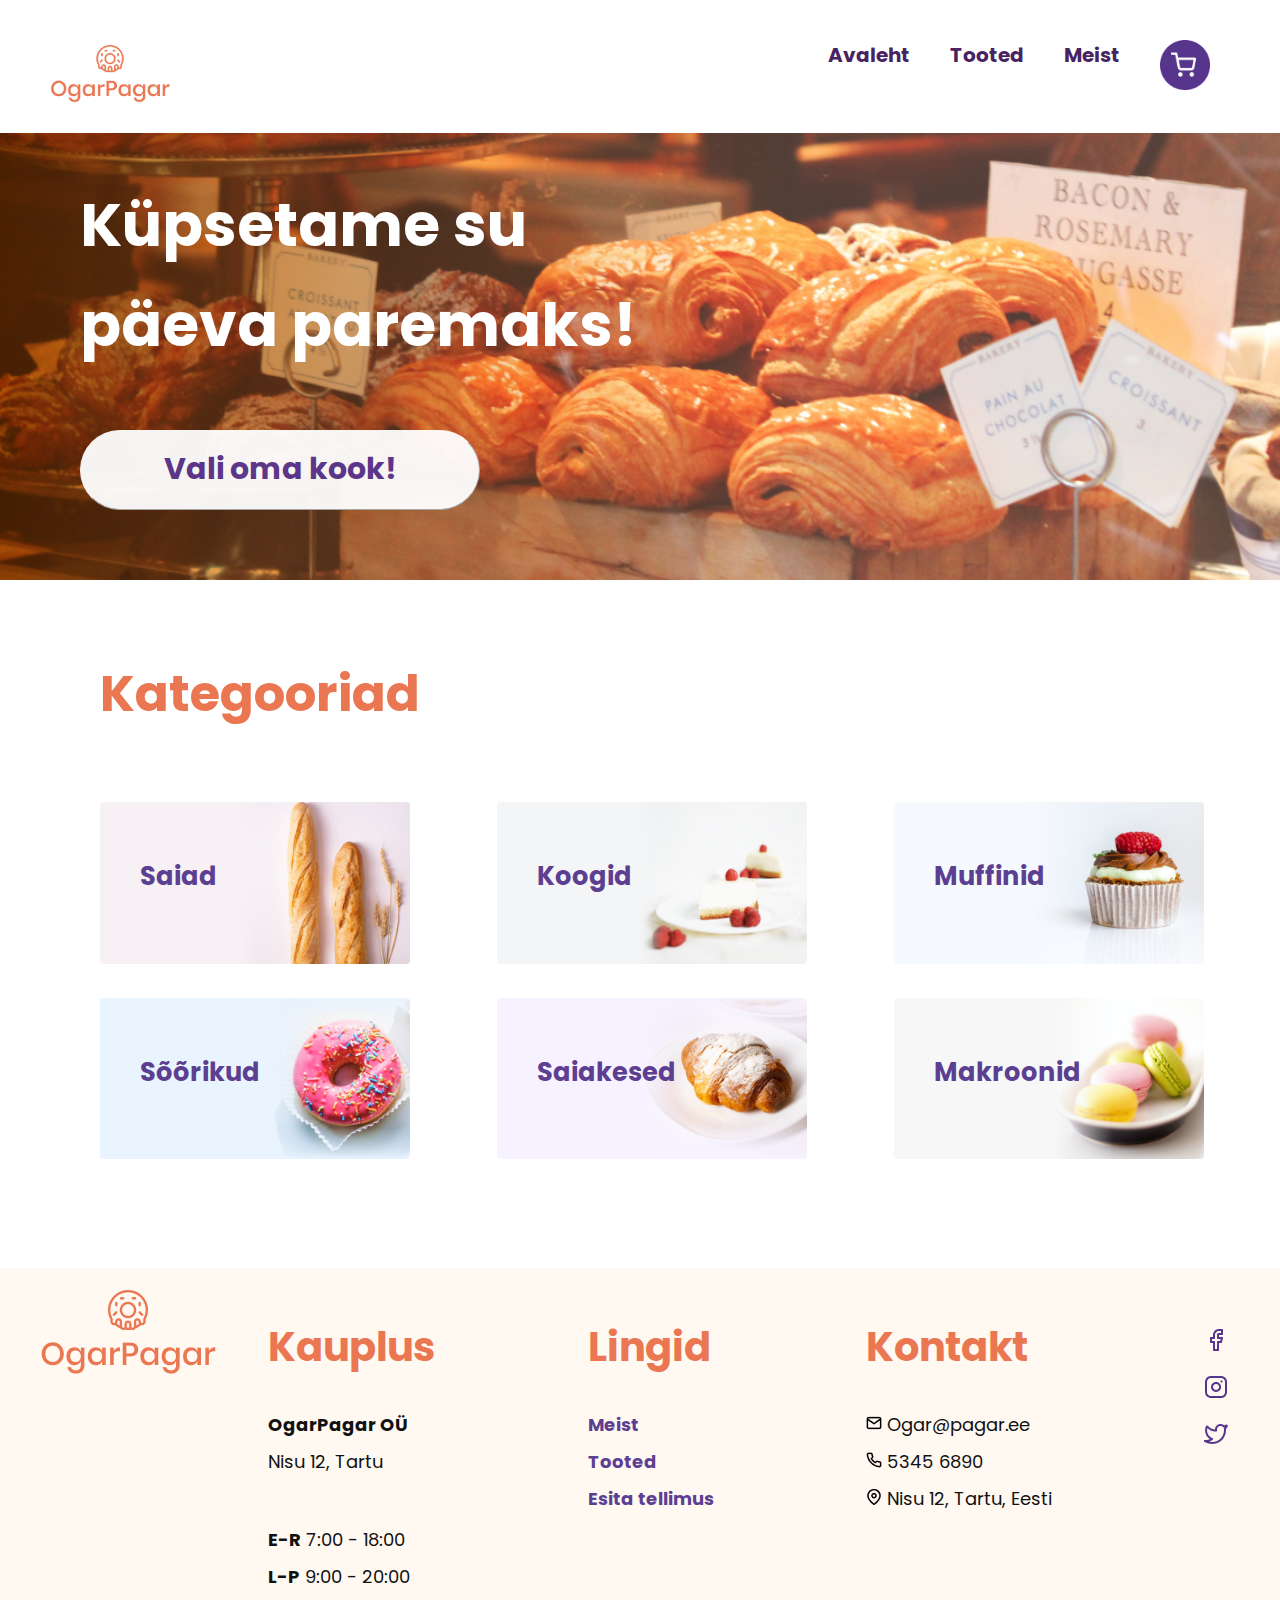
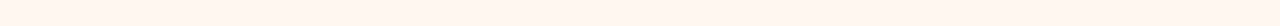
<file: index.html>
<!DOCTYPE html>

<html>

<head>
  <meta charset="utf-8">
  <meta name="description" content="OgarPagar veebileht!">
  <meta name="viewport" content="width=device-width, initial-scale=1.0" />

  <title>OgarPagar | Küpsetised </title>

  <link rel="stylesheet" href="style.css" />
  <link rel="stylesheet" href="https://cdnjs.cloudflare.com/ajax/libs/font-awesome/4.7.0/css/font-awesome.min.css">

</head>

<body>
  <header>
    <div class="topnav" id="myTopnav">
      <a href="index.html"><img class="logo" src="Logo.png"></a>
      <div class="topnav-right">
        <a href="index.html">Avaleht</a>
        <a href="tooted.html">Tooted</a>
        <a href="meist.html">Meist</a>
        <a href="cart.html"><img src="Taustaga.png" class="cart"></a>
        <a href="javascript:void(0);" class="icon" onclick="myFunction()">
          <i class="fa fa-bars"></i></a>
      </div>

    </div>
    

    <section class="header-banner">
      <div class="header-text">
        <h1>Küpsetame su <br> <br> päeva paremaks!</h1>
      </div>
      <div class="button">
        <h2 class="text2">Vali oma kook!</h2>
      </div>
    </section>

  </header>

  <main>
    <div class="kategooriad">
      <h1>Kategooriad</h1>
    </div>

    <div class="row">
      <div class="column">
        <div class="saiad1">
          <img src="Saiad.png" alt="Saiad" style="width:110%">
          <h2 class="saiad2">Saiad</h2>
        </div>
      </div>
      <div class="column">
        <div class="koogid1">
          <img src="Koogid.png" alt="Koogid" style="width:110%">
          <h2 class="koogid2">Koogid</h2>
        </div>
      </div>
      <div class="column">
        <div class="muffinid1">
          <img src="Muffinid.png" alt="Muffinid" style="width:110%">
          <h2 class="muffinid2">Muffinid</h2>
        </div>
      </div>
    </div>

    <div class="row">
      <div class="column">
        <div class="sõõrikud1">
          <img src="Sõõrikud.png" alt="Sõõrikud" style="width:110%">
          <h2 class="sõõrikud2">Sõõrikud</h2>
        </div>
      </div>
      <div class="column">
        <div class="saiakesed1">
          <img src="Saiakesed.png" alt="Saiakesed" style="width:110%">
          <h2 class="saiakesed2">Saiakesed</h2>
        </div>
      </div>
      <div class="column">
        <div class="makroonid1">
          <img src="Makroonid.png" alt="Makroonid" style="width:110%">
          <h2 class="makroonid2">Makroonid</h2>
        </div>
      </div>
    </div>
    <br>
    <br>
    <br>
    <br>
    <br>
  </main>

  <footer class="footer">
    <div class="footerLogo">
      <h1><img class="Flogo" src="Logo.png" alt="logo"></h1>
    </div>
    <ul class="info">
      <li>
        <h2>Kauplus</h2>
        <ul class="infoList">
          <li><span id="bold">OgarPagar OÜ</span></li>
          <li>Nisu 12, Tartu</li>
          <p id="space"></p>
          <li>
            <span id="bold">E-R</span> 7:00 - 18:00
          </li>
          <li>
            <span id="bold">L-P</span> 9:00 - 20:00
          </li>
        </ul>
      </li>
      <li class="lingidList">
        <h2>Lingid</h2>
        <ul class="lingid">
          <li><a href="meist.html">Meist</a></li>
          <li><a href="tooted.html">Tooted</a></li>
          <li><a href="cart.html">Esita tellimus</a></li>
        </ul>
      </li>

      <li>
        <h2>Kontakt</h2>
        <ul class="infoList">
          <li> <span><img src="mail.png" alt=""></span> Ogar@pagar.ee</li>
          <li> <span><img src="phone.png" alt=""></span> 5345 6890</li>
          <li> <span><img src="map-pin.png" alt=""></span> Nisu 12, Tartu, Eesti</li>
        </ul>
      </li>

      <li id="viimane">
        <p id="fb"><img src="facebook.png" alt=""></p>
        <p><img src="instagram.png" alt=""></p>
        <img src="twitter.png" alt="">
      </li>
    </ul>
  </footer>

  <script>
    function myFunction() {
      var x = document.getElementById("myTopnav");
      if (x.className === "topnav") {
        x.className += " responsive";
      } else {
        x.className = "topnav";
      }
    }
  </script>

</body>

</html>
</file>
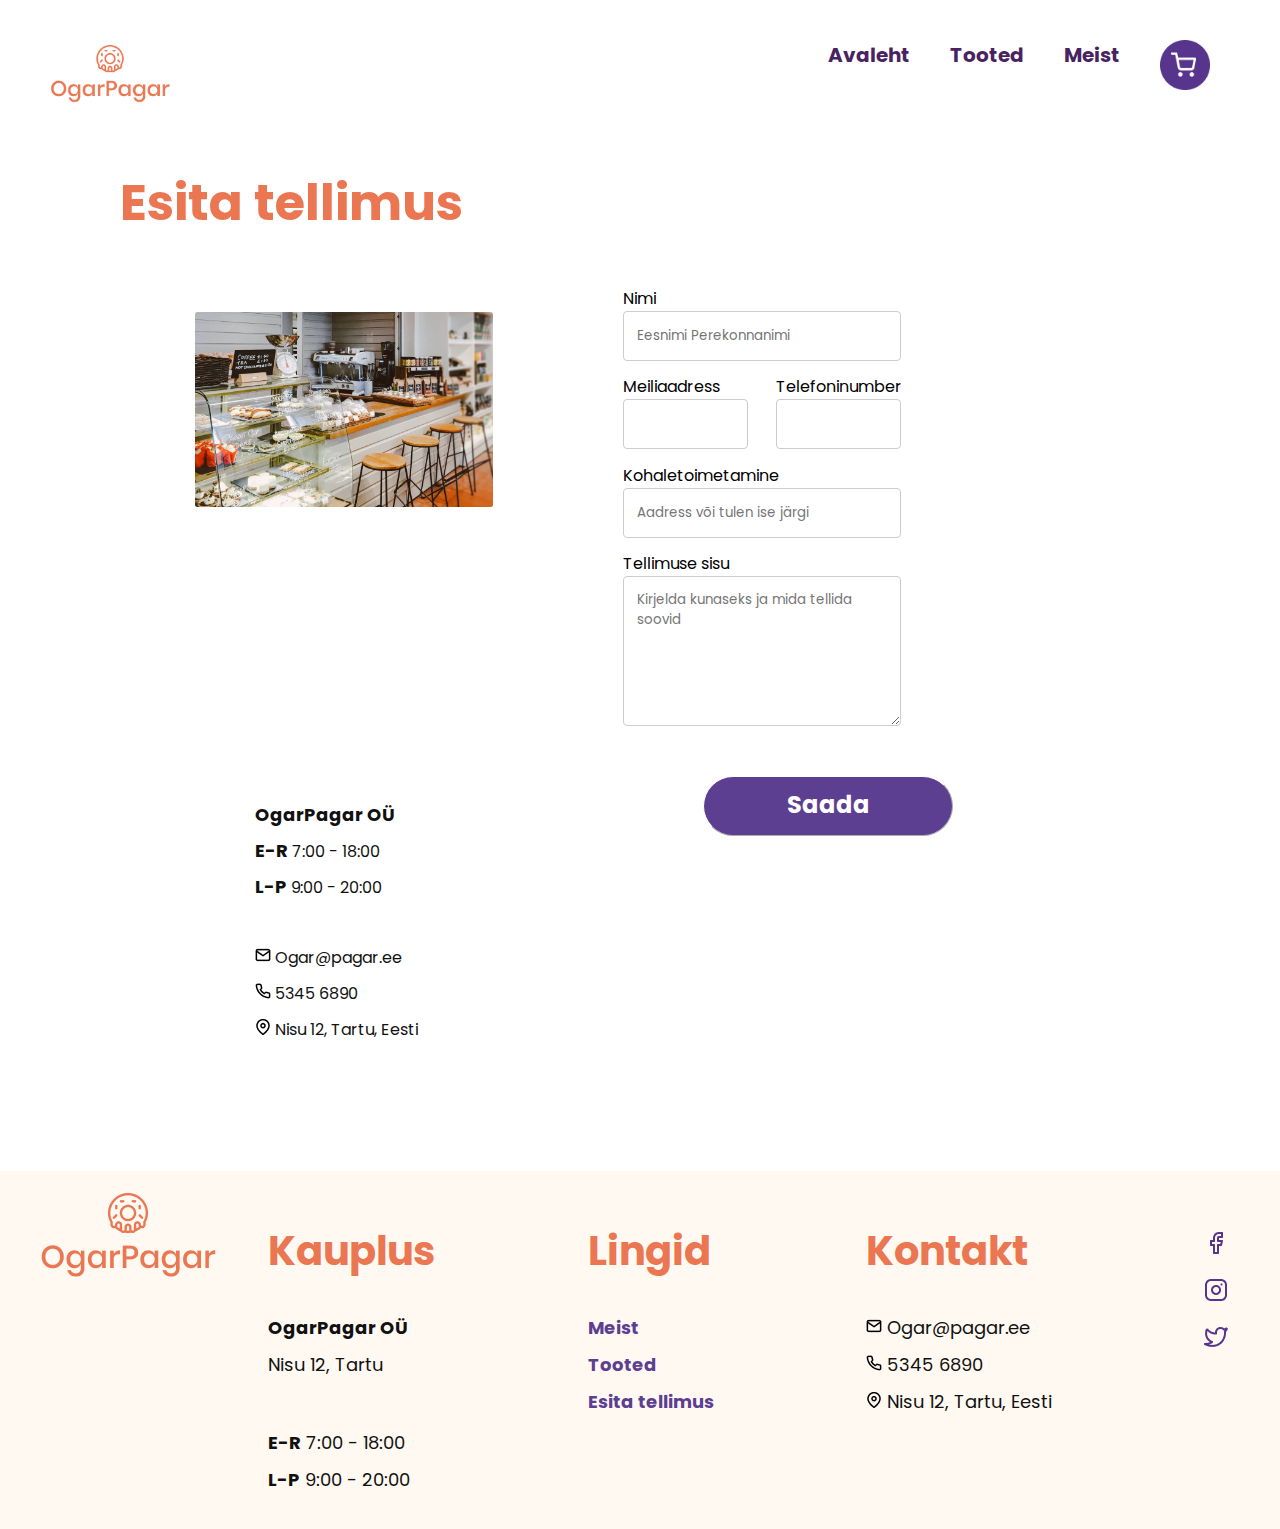
<file: cart.html>
<!DOCTYPE html>

<html>

<head>
    <meta charset="utf-8">
    <meta name="description" content="OgarPagar veebileht!">
    <meta name="viewport" content="width=device-width, initial-scale=1.0" />

    <title>OgarPagar | Küpsetised </title>
    <link rel="stylesheet" href="style.css" />
    <link rel="stylesheet" href="https://cdnjs.cloudflare.com/ajax/libs/font-awesome/4.7.0/css/font-awesome.min.css">


</head>

<body>

    <header>
        <div class="topnav" id="myTopnav">
            <a href="index.html"><img class="logo" src="Logo.png"></a>
            <div class="topnav-right">
                <a href="index.html">Avaleht</a>
                <a href="tooted.html">Tooted</a>
                <a href="meist.html">Meist</a>
                <a href="cart.html"><img src="Taustaga.png" class="cart"></a>
                <a href="javascript:void(0);" class="icon" onclick="myFunction()">
                    <i class="fa fa-bars"></i></a>
            </div>

        </div>

        <div class="bg">
            <br><br><br>
        </div>
    </header>

    <main>
        <div class="tellimus">
            <h1>Esita tellimus</h1>
        </div>

        <div id="rida" class="toodeRow">
            <div class="tellimusColumn1">
                <div class="kohvik">
                    <img src="Kohvik.png" alt="Kohvik" style="width:100%">
                </div>
            </div>
            <div id="ok" class="tellimusColumn">
                <h1>Tellimus vastu võetud</h1>
                <p>Täname tellimuse esitamise eest!</p>
                <p>Vastame teie tellimusele ühe tööpäeva jooksul.</p>
            </div>
            <div id="form" class="tellimusColumn">
                <form>
                    <label for="nimi">Nimi</label><br>
                    <input type="text" id="nimi" name="nimi" placeholder="Eesnimi Perekonnanimi"><br>
                    <div class="meil">
                        <div class=tekst>
                            <label for="meiliaadress">Meiliaadress</label><br>
                            <input type="text" id="meiliaadress" name="meiliaadress"><br>
                        </div>
                        <div class=tekst>
                            <label for="telefon">Telefoninumber</label><br>
                            <input type="text" id="telefon" name="telefon"><br>
                        </div>
                    </div>
                    <label for="kohaletoimetus">Kohaletoimetamine</label><br>
                    <input type="text" id="kohaletoimetus" name="kohaletoimetus"
                        placeholder="Aadress või tulen ise järgi"><br>
                    <label for="tellimus">Tellimuse sisu</label><br>
                    <textarea id="tellimus" name="tellimus"
                        placeholder="Kirjelda kunaseks ja mida tellida soovid"></textarea><br>
                </form>
            </div>
        </div>
        <div class="toodeRow">
            <div class="tellimusColumn">
                <div class="kohvikuInfo">
                    <ul style="list-style-type:none;">
                        <li><span id="bold">OgarPagar OÜ</span></li>
                        <li><span id="bold">E-R</span> 7:00 - 18:00</li>
                        <li><span id="bold">L-P</span> 9:00 - 20:00</li>
                    </ul>
                    <ul style="list-style-type:none;">
                        <li class="list"> <span><img src="mail.png" alt=""></span> Ogar@pagar.ee</li>
                        <li class="list"> <span><img src="phone.png" alt=""></span> 5345 6890</li>
                        <li class="list"> <span><img src="map-pin.png" alt=""></span> Nisu 12, Tartu, Eesti</li>
                    </ul>
                </div>
            </div>
            <div id="saada" class="tellimusColumn">
                <div onclick="hide()" class="saada">
                    <h1>Saada</h1>
                </div>
            </div>
        </div>
        <br>
        <br>
        <br>
        <br>
        <br>
    </main>

    <footer class="footer">
        <div class="footerLogo">
            <h1><img class="Flogo" src="Logo.png" alt="logo"></h1>
        </div>
        <ul class="info">
            <li>
                <h2>Kauplus</h2>
                <ul class="infoList">
                    <li><span id="bold">OgarPagar OÜ</span></li>
                    <li>Nisu 12, Tartu</li>
                    <p id="space"></p>
                    <li>
                        <span id="bold">E-R</span> 7:00 - 18:00
                    </li>
                    <li>
                        <span id="bold">L-P</span> 9:00 - 20:00
                    </li>
                </ul>
            </li>
            <li class="lingidList">
                <h2>Lingid</h2>
                <ul class="lingid">
                    <li><a href="meist.html">Meist</a></li>
                    <li><a href="tooted.html">Tooted</a></li>
                    <li><a href="cart.html">Esita tellimus</a></li>
                </ul>
            </li>
            <li>
                <h2>Kontakt</h2>
                <ul class="infoList">
                    <li> <span><img src="mail.png" alt=""></span> Ogar@pagar.ee</li>
                    <li> <span><img src="phone.png" alt=""></span> 5345 6890</li>
                    <li> <span><img src="map-pin.png" alt=""></span> Nisu 12, Tartu, Eesti</li>
                </ul>
            </li>

            <li id="viimane">
                <p id="fb"><img src="facebook.png" alt=""></p>
                <p><img src="instagram.png" alt=""></p>
                <img src="twitter.png" alt="">
            </li>
        </ul>
    </footer>

    <script>
        function myFunction() {
            var x = document.getElementById("myTopnav");
            if (x.className === "topnav") {
                x.className += " responsive";
            } else {
                x.className = "topnav";
            }
        }

        function hide() {
            document.getElementById("form").style.display = "none";
            document.getElementById("saada").style.display = "none";
            document.getElementById("ok").style.display = "block"

        }
    </script>

</body>

</html>
</file>
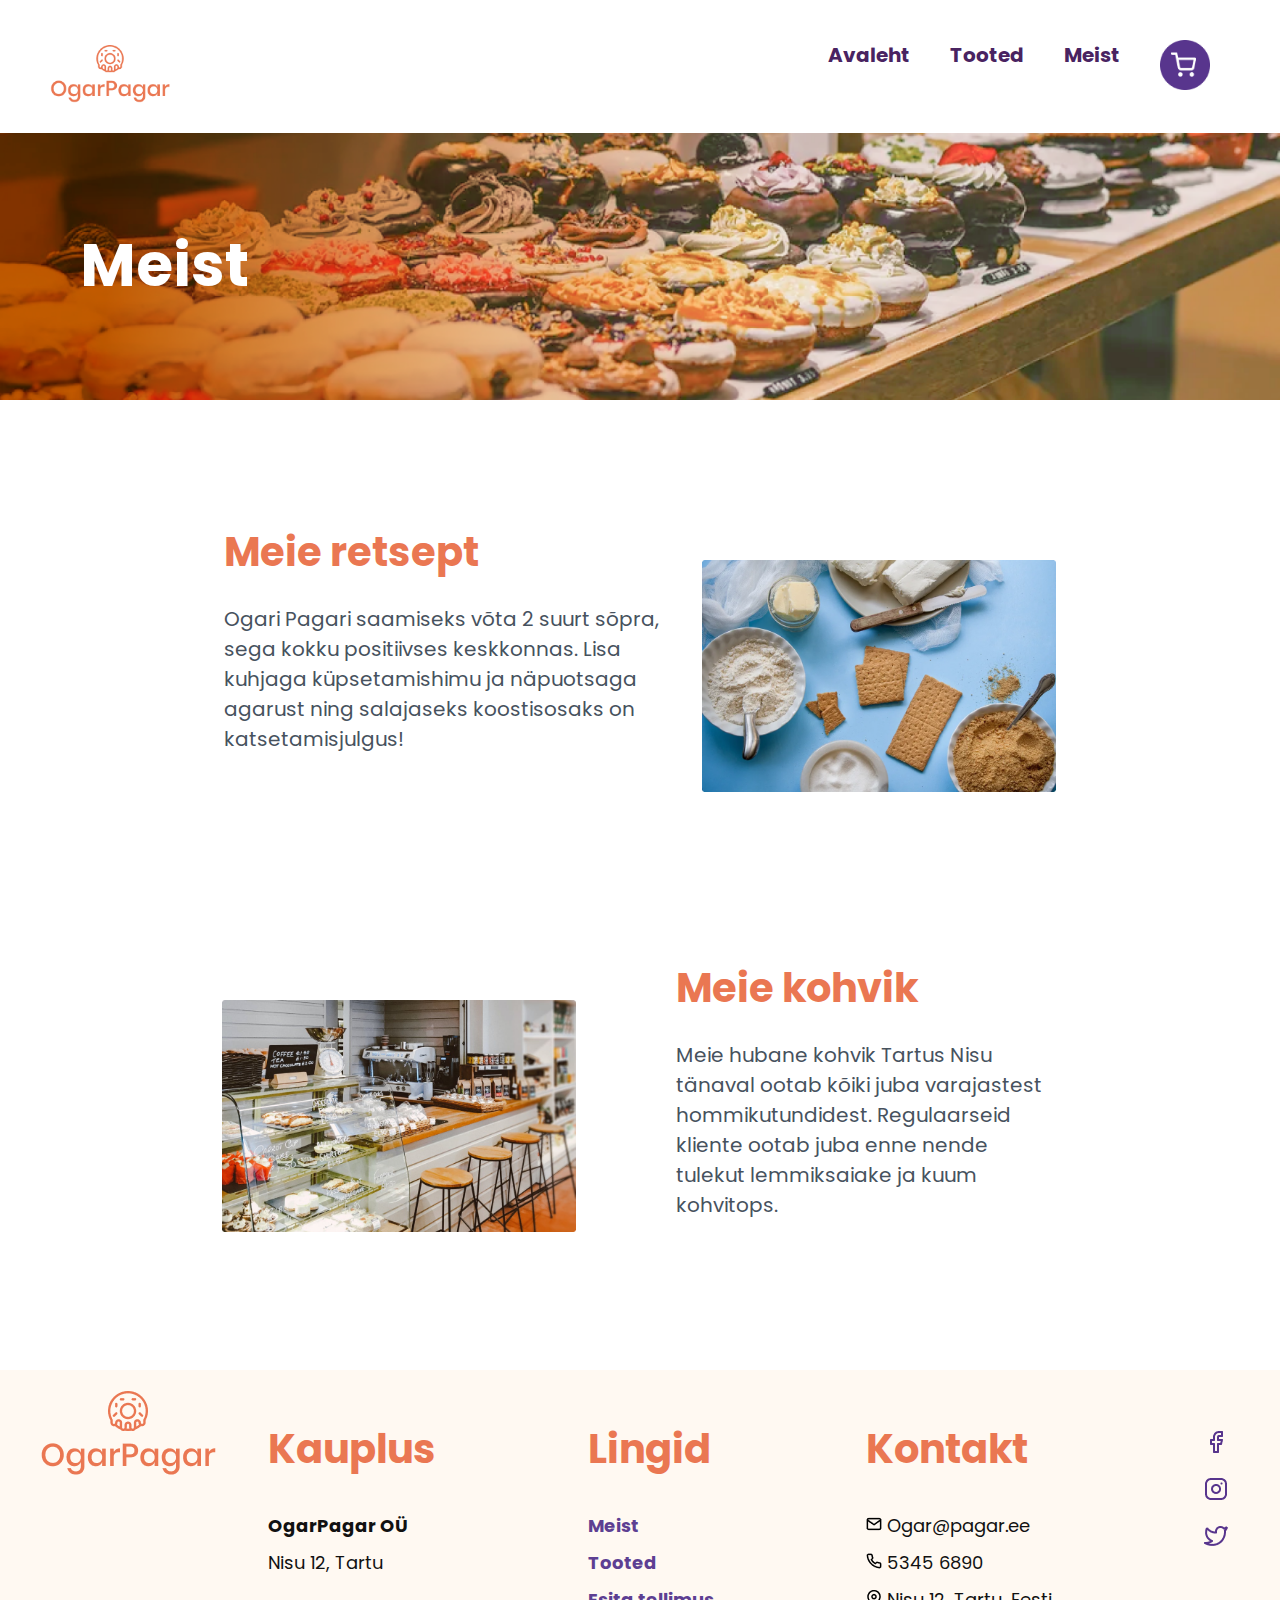
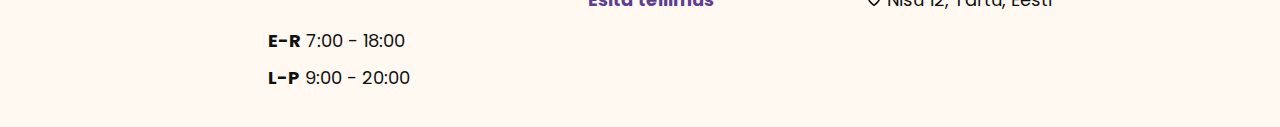
<file: meist.html>
<!DOCTYPE html>

<html>

<head>
    <meta charset="utf-8">
    <meta name="description" content="OgarPagar veebileht!">
    <meta name="viewport" content="width=device-width, initial-scale=1.0" />

    <title>OgarPagar | Meist </title>

    <link rel="stylesheet" href="style.css" />
    <link rel="stylesheet" href="https://cdnjs.cloudflare.com/ajax/libs/font-awesome/4.7.0/css/font-awesome.min.css">

</head>

<body>
    <header>
        <div class="topnav" id="myTopnav">
            <a href="index.html"><img class="logo" src="Logo.png"></a>
            <div class="topnav-right">
                <a href="index.html">Avaleht</a>
                <a href="tooted.html">Tooted</a>
                <a href="meist.html">Meist</a>
                <a href="cart.html"><img src="Taustaga.png" class="cart"></a>
                <a href="javascript:void(0);" class="icon" onclick="myFunction()">
                    <i class="fa fa-bars"></i></a>
            </div>

        </div>

        <section class="header-banner_meist">
            <div>
                <h1 class="header-text_meist">Meist</h1>
            </div>
        </section>

    </header>

    <section class="meist-menu">

        <div class="meist-item">

            <div class="item-text">
                <h1>Meie retsept</h1>
                <p>Ogari Pagari saamiseks võta 2 suurt sõpra, sega kokku positiivses keskkonnas. Lisa kuhjaga
                    küpsetamishimu ja näpuotsaga agarust ning salajaseks koostisosaks on katsetamisjulgus!</p>
            </div>
            <div class="item-img">
                <img src="Retsept.png" alt="Image meist">
            </div>

        </div>
        <div class="meist-item">
            <div class="item-img">
                <img src="Kohvik.png" alt="Image meist">
            </div>
            <div class="item-text2">
                <h1>Meie kohvik</h1>
                <p> Meie hubane kohvik Tartus Nisu tänaval ootab kõiki juba varajastest hommikutundidest. Regulaarseid
                    kliente ootab juba enne nende tulekut lemmiksaiake ja kuum kohvitops.</p>
            </div>
        </div>
        <br>
        <br>
        <br>
        <br>
        <br>

    </section>

    <footer class="footer">
        <div class="footerLogo">
            <h1><img class="Flogo" src="Logo.png" alt="logo"></h1>
        </div>
        <ul class="info">
            <li>
                <h2>Kauplus</h2>
                <ul class="infoList">
                    <li><span id="bold">OgarPagar OÜ</span></li>
                    <li>Nisu 12, Tartu</li>
                    <p id="space"></p>
                    <li>
                        <span id="bold">E-R</span> 7:00 - 18:00
                    </li>
                    <li>
                        <span id="bold">L-P</span> 9:00 - 20:00
                    </li>
                </ul>
            </li>
            <li class="lingidList">
                <h2>Lingid</h2>
                <ul class="lingid">
                    <li><a href="meist.html">Meist</a></li>
                    <li><a href="tooted.html">Tooted</a></li>
                    <li><a href="cart.html">Esita tellimus</a></li>
                </ul>
            </li>

            <li>
                <h2>Kontakt</h2>
                <ul class="infoList">
                    <li> <span><img src="mail.png" alt=""></span> Ogar@pagar.ee</li>
                    <li> <span><img src="phone.png" alt=""></span> 5345 6890</li>
                    <li> <span><img src="map-pin.png" alt=""></span> Nisu 12, Tartu, Eesti</li>
                </ul>
            </li>

            <li id="viimane">
                <p id="fb"><img src="facebook.png" alt=""></p>
                <p><img src="instagram.png" alt=""></p>
                <img src="twitter.png" alt="">
            </li>
        </ul>
    </footer>

    <script>
        function myFunction() {
            var x = document.getElementById("myTopnav");
            if (x.className === "topnav") {
                x.className += " responsive";
            } else {
                x.className = "topnav";
            }
        }
    </script>

</body>

</html>
</file>
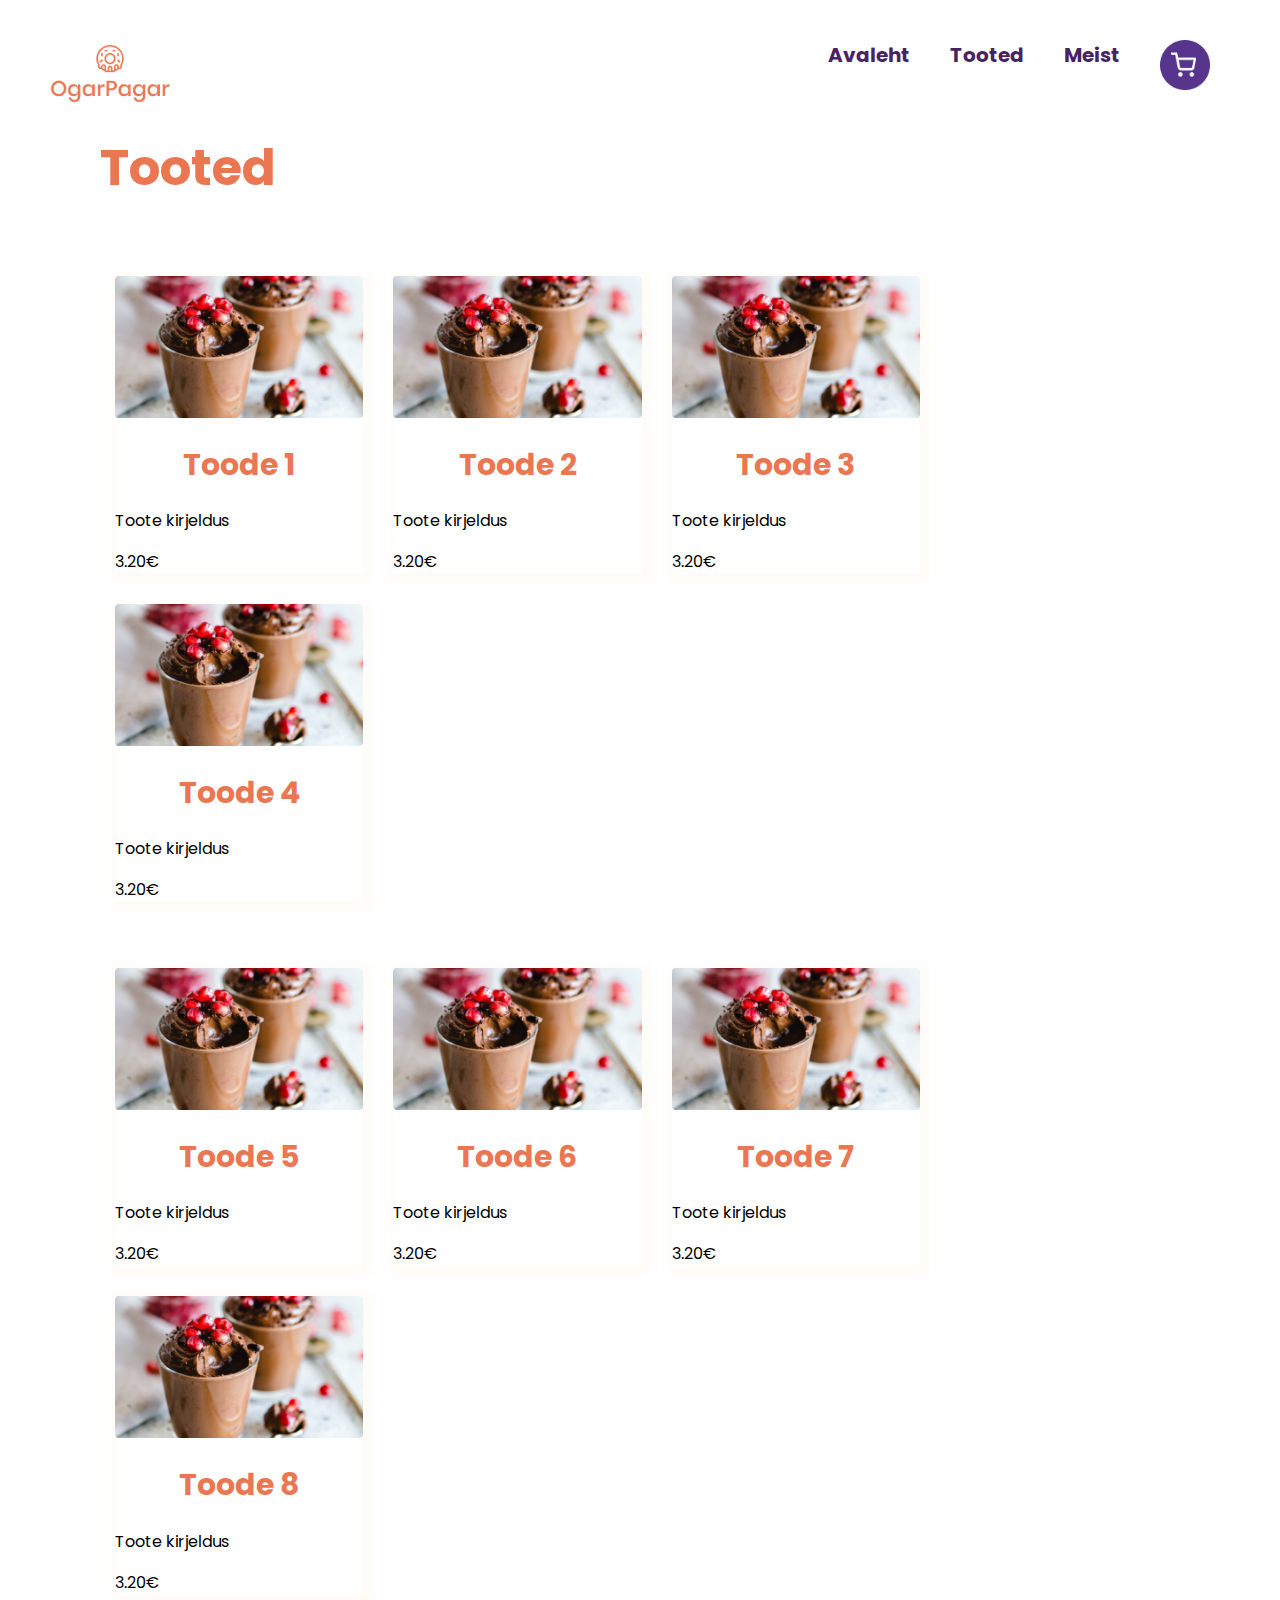
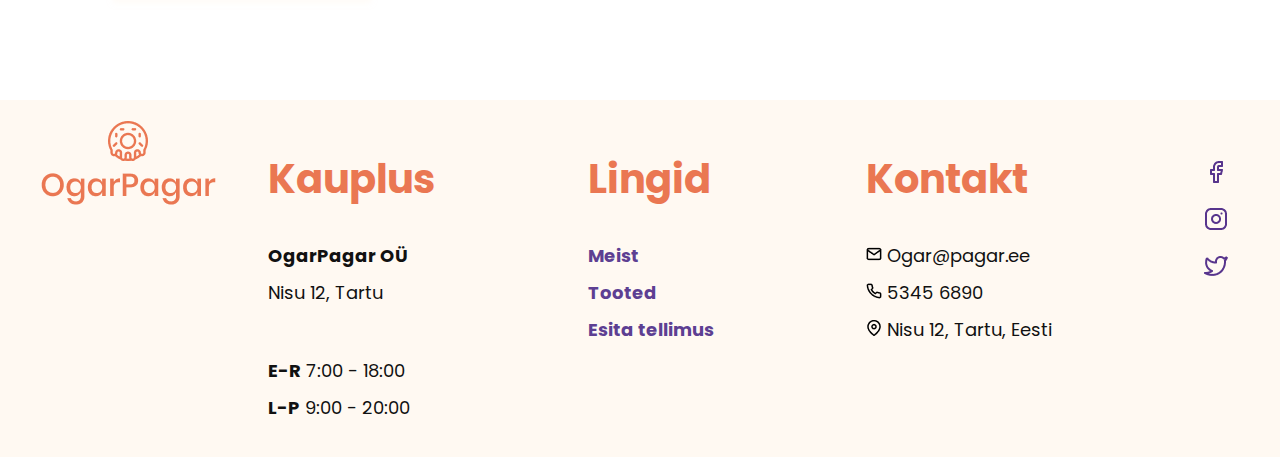
<file: tooted.html>
<!DOCTYPE html>

<html>

<head>
    <meta charset="utf-8">
    <meta name="description" content="OgarPagar veebileht!">
    <meta name="viewport" content="width=device-width, initial-scale=1.0" />

    <title>OgarPagar | Küpsetised </title>

    <link rel="stylesheet" href="style.css" />
    <link rel="stylesheet" href="https://cdnjs.cloudflare.com/ajax/libs/font-awesome/4.7.0/css/font-awesome.min.css">


</head>

<body>


    <header>
        <div class="topnav" id="myTopnav">
            <a href="index.html"><img class="logo" src="Logo.png"></a>
            <div class="topnav-right">
                <a href="index.html">Avaleht</a>
                <a href="tooted.html">Tooted</a>
                <a href="meist.html">Meist</a>
                <a href="cart.html"><img src="Taustaga.png" class="cart"></a>
                <a href="javascript:void(0);" class="icon" onclick="myFunction()">
                    <i class="fa fa-bars"></i></a>
            </div>

        </div>

        <div class="bg">
            <br><br><br>
        </div>
    </header>

    <main>
        <div class="kategooriad">
            <h1>Tooted</h1>
        </div>

        <div class="toodeRow">
            <div class="toodeColumn">
                <div class="saiad1">
                    <img src="Toode.png" alt="Saiad" style="width:100%">
                </div>
                <div class="tooteInfo">
                    <h1>Toode 1</h1>
                    <p>Toote kirjeldus</p>
                    <span>3.20€ </span>
                </div>
            </div>
            <div class="space"></div>
            <div class="toodeColumn">
                <div class="koogid1">
                    <img src="Toode.png" alt="Koogid" style="width:100%">
                </div>
                <div class="tooteInfo">
                    <h1>Toode 2</h1>
                    <p>Toote kirjeldus</p>
                    <span>3.20€ </span>
                </div>
            </div>
            <div class="space"></div>
            <div class="toodeColumn">
                <div class="muffinid1">
                    <img src="Toode.png" alt="Muffinid" style="width:100%">
                </div>
                <div class="tooteInfo">
                    <h1>Toode 3</h1>
                    <p>Toote kirjeldus</p>
                    <span>3.20€ </span>
                </div>
            </div>
            <div class="space"></div>
            <div class="toodeColumn">
                <div class="makroonid1">
                    <img src="Toode.png" alt="Makroonid" style="width:100%">
                </div>
                <div class="tooteInfo">
                    <h1>Toode 4</h1>
                    <p>Toote kirjeldus</p>
                    <span>3.20€ </span>
                </div>
            </div>
        </div>
        <br><br>
        <div class="toodeRow">
            <div class="toodeColumn">
                <div class="sõõrikud1">
                    <img src="Toode.png" alt="Sõõrikud" style="width:100%">
                </div>
                <div class="tooteInfo">
                    <h1>Toode 5</h1>
                    <p>Toote kirjeldus</p>
                    <span>3.20€ </span>
                </div>
            </div>
            <div class="space"></div>
            <div class="toodeColumn">
                <div class="saiakesed1">
                    <img src="Toode.png" alt="Saiakesed" style="width:100%">
                </div>
                <div class="tooteInfo">
                    <h1>Toode 6</h1>
                    <p>Toote kirjeldus</p>
                    <span>3.20€ </span>
                </div>
            </div>
            <div class="space"></div>
            <div class="toodeColumn">
                <div class="makroonid1">
                    <img src="Toode.png" alt="Makroonid" style="width:100%">
                </div>
                <div class="tooteInfo">
                    <h1>Toode 7</h1>
                    <p>Toote kirjeldus</p>
                    <span>3.20€ </span>
                </div>
            </div>
            <div class="space"></div>
            <div class="toodeColumn">
                <div class="saiakesed1">
                    <img src="Toode.png" alt="Saiakesed" style="width:100%">
                </div>
                <div class="tooteInfo">
                    <h1>Toode 8</h1>
                    <p>Toote kirjeldus</p>
                    <span>3.20€ </span>
                </div>
            </div>
        </div>
        <br>
        <br>
        <br>
        <br>
        <br>
    </main>

    <footer class="footer">
        <div class="footerLogo">
            <h1><img class="Flogo" src="Logo.png" alt="logo"></h1>
        </div>
        <ul class="info">
            <li>
                <h2>Kauplus</h2>
                <ul class="infoList">
                    <li><span id="bold">OgarPagar OÜ</span></li>
                    <li>Nisu 12, Tartu</li>
                    <p id="space"></p>
                    <li>
                        <span id="bold">E-R</span> 7:00 - 18:00
                    </li>
                    <li>
                        <span id="bold">L-P</span> 9:00 - 20:00
                    </li>
                </ul>
            </li>
            <li class="lingidList">
                <h2>Lingid</h2>
                <ul class="lingid">
                    <li><a href="meist.html">Meist</a></li>
                    <li><a href="tooted.html">Tooted</a></li>
                    <li><a href="cart.html">Esita tellimus</a></li>
                </ul>
            </li>

            <li>
                <h2>Kontakt</h2>
                <ul class="infoList">
                    <li> <span><img src="mail.png" alt=""></span> Ogar@pagar.ee</li>
                    <li> <span><img src="phone.png" alt=""></span> 5345 6890</li>
                    <li> <span><img src="map-pin.png" alt=""></span> Nisu 12, Tartu, Eesti</li>
                </ul>
            </li>

            <li id="viimane">
                <p id="fb"><img src="facebook.png" alt=""></p>
                <p><img src="instagram.png" alt=""></p>
                <img src="twitter.png" alt="">
            </li>
        </ul>
    </footer>

    <script>
        function myFunction() {
            var x = document.getElementById("myTopnav");
            if (x.className === "topnav") {
                x.className += " responsive";
            } else {
                x.className = "topnav";
            }
        }



    </script>

</body>

</html>
</file>
<file: style.css>
@import url('https://fonts.googleapis.com/css2?family=Poppins:wght@500&display=swap"');


body{
    margin: 0px
}

header .header-banner {
    background-image: url("bg-avaleht.png");
    width: 100%;
    height: calc(100vh - 500px);
    background-repeat: no-repeat;
    background-position: center;
    background-size: cover;
    display: table;
}

header .header-banner_meist {
    background-image: url("bg-meist-full.png");
    width: 100%;
    height: calc(100vh - 500px);
    background-repeat: no-repeat;
    background-position: center;
    background-size: cover;
    display: table;
}

header h1 {
    font-family: 'Poppins', sans-serif;
    font-weight: 700;
    font-style: bold;
    font-size: 60px;
    color: #ffffff;
    line-height: 50px;
    text-align: left;
    padding-left: 80px;
    padding-top: 160px;
    padding-bottom: 40px;
}

.header-text_meist{
    font-family: 'Poppins', sans-serif;
    font-weight: 700;
    font-style: bold;
    font-size: 60px;
    color: #ffffff;
    line-height: 50px;
    text-align: left;
    padding-left: 80px;
    padding-top: 200px;
    padding-bottom: 40px;
}

.button{
    border: 1px outset white;
    background-color: white;
    height: 80px;
    width: 400px;
    margin-left: 80px;
    border-radius: 40px;
    opacity: 95%;
    margin-bottom: 70px
}
.button h2{
  margin-top: 15px;
}

header h2 {
    font-family: 'Poppins', sans-serif;
    font-weight: 700;
    font-size: 30px;
    color: #5b368f;
    text-align: center;
    vertical-align: middle;
}

.topnav {
    overflow: hidden;
    background-color: white;
    position: fixed;
    width: 100%;
    text-align: left;
    vertical-align: middle;
    z-index: 1;
}

.topnav-right{
    float:right;
    padding-top: 20px;
    padding-right: 50px;
}


.topnav a {
  float: left;
  display: block;
  text-align: center;
  text-decoration: none;
  padding: 20px 20px;
  font-size: 20px;
  font-family: 'Poppins', sans-serif;
  color: #492361;
    font-weight: 700;

}

.topnav .icon {
  display: none;
}

.logo {
   width: 150px;
   padding-top: 25px;
   padding-left: 30px;
}

.cart {
    width: 50px;
}


@media screen and (max-width: 700px) {
  .topnav a:not(:first-child){display: none;}
  .topnav a.icon {
    float: right;
    display: block;
  }
}

@media screen and (max-width: 700px) {
  .topnav.responsive {position: relative;}
  .topnav.responsive .icon {
    position: absolute;
    right: 0;
    top: 0;
  }
  .topnav.responsive a {
    float: none;
    display: block;
    text-align: right;

  }
}

.meist-item{
    width: 100%;
    display: flex;
    flex-flow: row wrap;
    display: -webkit-flex;
    -webkit-flex-flow: row wrap;
    display: -moz-flex;
    -moz-flex-flow: row wrap;
    justify-content: center;
    padding-top: 100px;
}

.meist-menu h1, p {
    color: #47525E;
    font-family: 'Poppins', sans-serif;
}

.meist-menu h1 {
    font-size: 40px;
    line-height: 50px;
    color: #ea7752;
}

.meist-item p {
    font-size: 20px;
    line-height: 30px;
}

.item-img {
    width: 30%;
    min-width: 300px;
    align-content: center;
    padding-top: 60px;
    padding-left: 30px;
}

.item-img img{
    width: 100%;
}

.item-text {
    width: 35%;
    min-width: 300px;

}

.item-text2 {
    width: 40%;
    padding: 40px;
    min-width: 300px;
    padding-left: 100px;
}


footer {
display: flex;
flex-flow: row wrap;
color: #ea7752;
background-color: #fff9f2;
}

h2 {
font-weight: bold;
font-size: 40px;
font-family: 'Poppins', sans-serif;
}

.footer ul {
list-style: none;
padding-left: 0;
}

.footer li {
list-style: none;
padding-bottom: 10px;
}


.infoList {
color: #111111;
font-family: 'Poppins', sans-serif;
font-size: 18px;
}

#space{
    padding-bottom: 5px;
}

#bold{
font-weight: bold;
color: #111111;
font-family: 'Poppins', sans-serif;
font-size: 18px;
}

.lingid a {
    font-family: 'Poppins', sans-serif;
    font-size: 18px;
    font-weight: bold;
    color: #5d3f92;
    text-decoration: none;
}

.footerLogo {

padding-left: 40px;
}


.info {
display: flex;
flex: 1 0%;
flex-flow: row wrap;
justify-content: space-evenly;
gap: 100px;
}

#fb{
    padding-top: 28px;
}

@media only screen and (max-width: 700px) {
    .info {
      justify-content: flex-start;
      gap: 40px;
      margin-left: 20px;
      flex-flow: nowrap;
    }
    .footerLogo{
        display: none;
    }
    .tellimusColumn1{
      display: none;
    }
  }

.kategooriad {
  font-family: 'Poppins', sans-serif;
  font-size: 25px;
  color: #ea7752;
  line-height: 50px;
  text-align: left;
  padding-left: 100px;
  padding-top: 55px;
  padding-bottom: 35px;

}

.tellimus {
  font-family: 'Poppins', sans-serif;
  font-size: 25px;
  color: #ea7752;
  line-height: 50px;
  text-align: left;
  padding-left: 120px;
  padding-top: 90px;
  padding-bottom: 10px;

}

* {
  box-sizing: border-box;
}

.column {
  float: left;
  width: 31%;
  padding: 15px;
  padding-left: 100px;
}

.toodeRow{
  padding-left: 100px;
  padding-right: 100px;
}

.toodeRow::after {
  content: "";
  clear: both;
  display: table;
}

.toodeColumn {
  float: left;
  width: 23%;
  margin: 15px;
  box-shadow: 3px 3px 5px 5px rgba(255,249,242,.5);
}

.tellimusColumn {
  float: left;
  width: 35%;
  margin: 15px;
  padding-left: 100px;
}

.tellimusColumn1 {
  float: left;
  width: 35%;
  margin: 15px;
  padding-left: 80px;
}

.saada {
  background-color: #5d3f92;
  color: white;
  text-align: center;
  font-family: 'Poppins', sans-serif;
  font-size: 12px;
  height: 60px;
  width: 250px;
  border: 1px outset white;
  margin-left: 80px;
  margin-bottom: 70px;
  border-radius: 40px;
}
.saada h1{
  margin-top: 10px;
}

input:focus, textarea:focus {
  outline: none;
}


@media only screen and (max-width: 700px) {
  .toodeColumn {
    width: 44%;
  }
  .toodeRow{
    padding: 10px;
  }

  .kategooriad{
    text-align: center;
    padding: 0px;
  }
}

.row::after {
  content: "";
  clear: both;
  display: table;
}

.row h2{
  font-family: 'Poppins', sans-serif;
  font-size: 2vw;
  color: #5d3f92;
  position: absolute;
  top: 25%;
  padding-left: 40px;
}

.row .column{
  position: relative;
  margin: 0 auto;
}

form {
  font-family: 'Poppins', sans-serif;
}

@media only screen and (max-width: 700px) {
  .kategooriad{
    padding-top: 40px;
  }
}

input[type="text"] {
  height: 50px;
  width: 100%;
  padding: 1em;
  border-radius: 4px;
  margin-bottom: 1em;
  font-family: 'Poppins', sans-serif;
  display: inline-block;
  border: 1px solid #ccc;
  box-sizing: border-box;
}

textarea {
  height: 150px;
  width: 100%;
  padding: 1em;
  border-radius: 4px;
  margin-bottom: 1em;
  font-family: 'Poppins', sans-serif;
  display: inline-block;
  border: 1px solid #ccc;
  box-sizing: border-box;
}

.kohvikuInfo ul {
    padding-top: 5px;
    color: #111111;
    font-family: 'Poppins', sans-serif;
    line-height: 2;
    display: inline-block;
}
.kohvikuInfo .list{
  height: 36px;
}


.tellimusRow2 {
    padding-left: 270px;
}

@media only screen and (max-width: 700px) {
  .row h2{
    font-size: 45px;
  }
  .column {
    width: 90%;
    padding: 15px 10px 15px 20px;
  }

}

.tooteInfo h1{
  color: #ea7752;
  text-align: center;
  font-family: 'Poppins', sans-serif;
  font-size: 30px;
}

.tooteInfo p{
  text-align: left;
 font-family: 'Poppins', sans-serif;
  font-size: 16px;
  color: black;
}
.tooteInfo span{
  text-align: left;
  font-family: 'Poppins', sans-serif;
  font-size: 16px;
  color: black;
}

.meil{
  display: flex;
  justify-content: space-between;
}
.tekst{
  width: 45%;
}

#ok{
  display: none;
  padding-top: 100px;
  padding-left: 100px;
}

#ok p{
  text-align: center;
  font-family: 'Poppins', sans-serif;
  font-size: 16px;
  color: black;
}

#ok h1{
  color: #ea7752;
  text-align: center;
  font-family: 'Poppins', sans-serif;
  font-size: 30px;
}

.kohvik{
  margin-top: 26px;
}

@media only screen and (max-width: 700px) {
  .tellimusColumn1{
    display: none;
  }
  .tellimusColumn{
    width: 80%;
  }
  .kohvikuInfo{
    display: none;
    padding-top: 10px;
    padding-bottom: 10px;
    justify-content: stretch;
  }
  #ok p{
    text-align: left;
  }
  #ok h1{
    text-align: left;
  }
}
</file>
